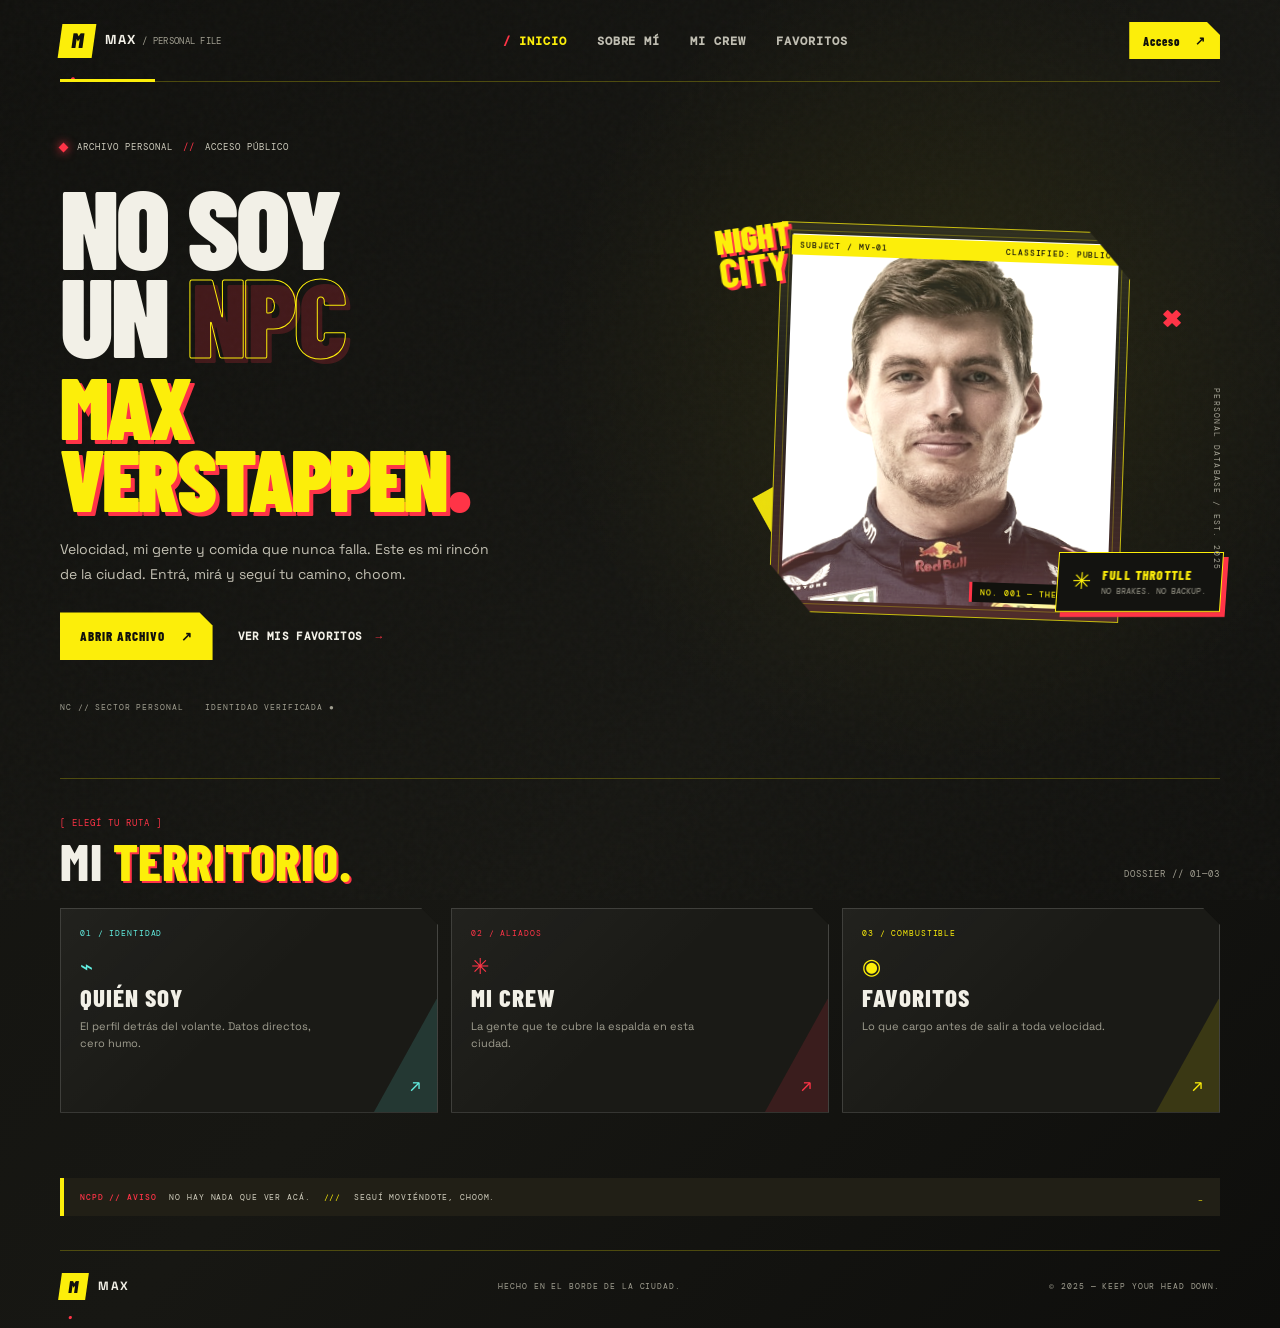
<file: index.html>
<!DOCTYPE html>
<html lang="es">
<head>
  <meta charset="UTF-8">
  <meta name="viewport" content="width=device-width, initial-scale=1">
  <meta name="theme-color" content="#10100d">
  <meta name="description" content="El rincón personal de Max: amigos, gustos y un poco de velocidad.">
  <title>Max — Night City personal file</title>
  <link rel="preconnect" href="https://fonts.googleapis.com">
  <link rel="preconnect" href="https://fonts.gstatic.com" crossorigin>
  <link href="https://fonts.googleapis.com/css2?family=Barlow+Condensed:wght@500;600;700;800;900&family=DM+Mono:wght@400;500&family=Space+Grotesk:wght@400;500;600;700&display=swap" rel="stylesheet">
  <link rel="stylesheet" href="styles.css">
</head>
<body>
  <div class="site-wrap">
    <header class="topbar">
      <a class="brand" href="index.html"><span class="brand-mark">M<span>.</span></span><span>MAX<span class="brand-sub"> / PERSONAL FILE</span></span></a>
      <nav class="nav-links" aria-label="Navegación principal">
        <a class="active" href="index.html">Inicio</a><a href="Presentacion.html">Sobre mí</a><a href="amigos.html">Mi crew</a><a href="comidas.html">Favoritos</a>
      </nav>
      <a class="button button-small" href="login.html">Acceso <span aria-hidden="true">↗</span></a>
    </header>

    <main>
      <section class="hero">
        <div class="hero-copy">
          <p class="eyebrow"><span class="live-dot"></span> ARCHIVO PERSONAL <span class="eyebrow-divider">//</span> ACCESO PÚBLICO</p>
          <h1>NO SOY<br>UN <span class="title-outline">NPC</span><br><span class="hero-name">MAX<br>VERSTAPPEN</span><span class="hero-period">.</span></h1>
          <p class="hero-intro">Velocidad, mi gente y comida que nunca falla. Este es mi rincón de la ciudad. Entrá, mirá y seguí tu camino, choom.</p>
          <div class="hero-actions"><a class="button" href="Presentacion.html">ABRIR ARCHIVO <span aria-hidden="true">↗</span></a><a class="text-link" href="comidas.html">VER MIS FAVORITOS <span aria-hidden="true">→</span></a></div>
          <div class="hero-meta"><span>NC // SECTOR PERSONAL</span><span>IDENTIDAD VERIFICADA ●</span></div>
        </div>
        <div class="hero-art" aria-label="Retrato de Max">
          <div class="art-stamp">NIGHT<br><b>CITY</b></div>
          <div class="art-frame"><div class="art-label"><span>SUBJECT / MV-01</span><span>CLASSIFIED: PUBLIC</span></div><img src="imagen.jpg" alt="Retrato de Max Verstappen"><span class="art-index">NO. 001 — THE DRIVER</span></div>
          <span class="art-stripe"></span><span class="art-cross">×</span>
          <div class="floating-tag"><span class="tag-icon">✳</span><span><strong>FULL THROTTLE</strong><small>NO BRAKES. NO BACKUP.</small></span></div>
          <span class="vertical-code">PERSONAL DATABASE / EST. 2025</span>
        </div>
      </section>

      <section class="section-block" aria-labelledby="explorar-titulo">
        <div class="section-heading"><div><p class="eyebrow">[ ELEGÍ TU RUTA ]</p><h2 id="explorar-titulo">MI <span class="text-glow">TERRITORIO.</span></h2></div><span class="section-number">DOSSIER // 01—03</span></div>
        <div class="card-grid">
          <a class="feature-card card-cyan" href="Presentacion.html"><span class="card-index">01 / IDENTIDAD</span><span class="card-icon">⌁</span><h3>QUIÉN SOY</h3><p>El perfil detrás del volante. Datos directos, cero humo.</p><span class="card-arrow">↗</span></a>
          <a class="feature-card card-pink" href="amigos.html"><span class="card-index">02 / ALIADOS</span><span class="card-icon">✳</span><h3>MI CREW</h3><p>La gente que te cubre la espalda en esta ciudad.</p><span class="card-arrow">↗</span></a>
          <a class="feature-card card-yellow" href="comidas.html"><span class="card-index">03 / COMBUSTIBLE</span><span class="card-icon">◉</span><h3>FAVORITOS</h3><p>Lo que cargo antes de salir a toda velocidad.</p><span class="card-arrow">↗</span></a>
        </div>
      </section>
      <section class="terminal-strip"><span class="terminal-prompt">NCPD // AVISO</span><span>NO HAY NADA QUE VER ACÁ.</span><span class="terminal-separator">///</span><span>SEGUÍ MOVIÉNDOTE, CHOOM.</span><span class="terminal-cursor">_</span></section>
    </main>
    <footer class="site-footer"><a class="brand footer-brand" href="index.html"><span class="brand-mark">M<span>.</span></span><span>MAX</span></a><span>HECHO EN EL BORDE DE LA CIUDAD.</span><span>© 2025 — KEEP YOUR HEAD DOWN.</span></footer>
  </div>
</body>
</html>
</file>
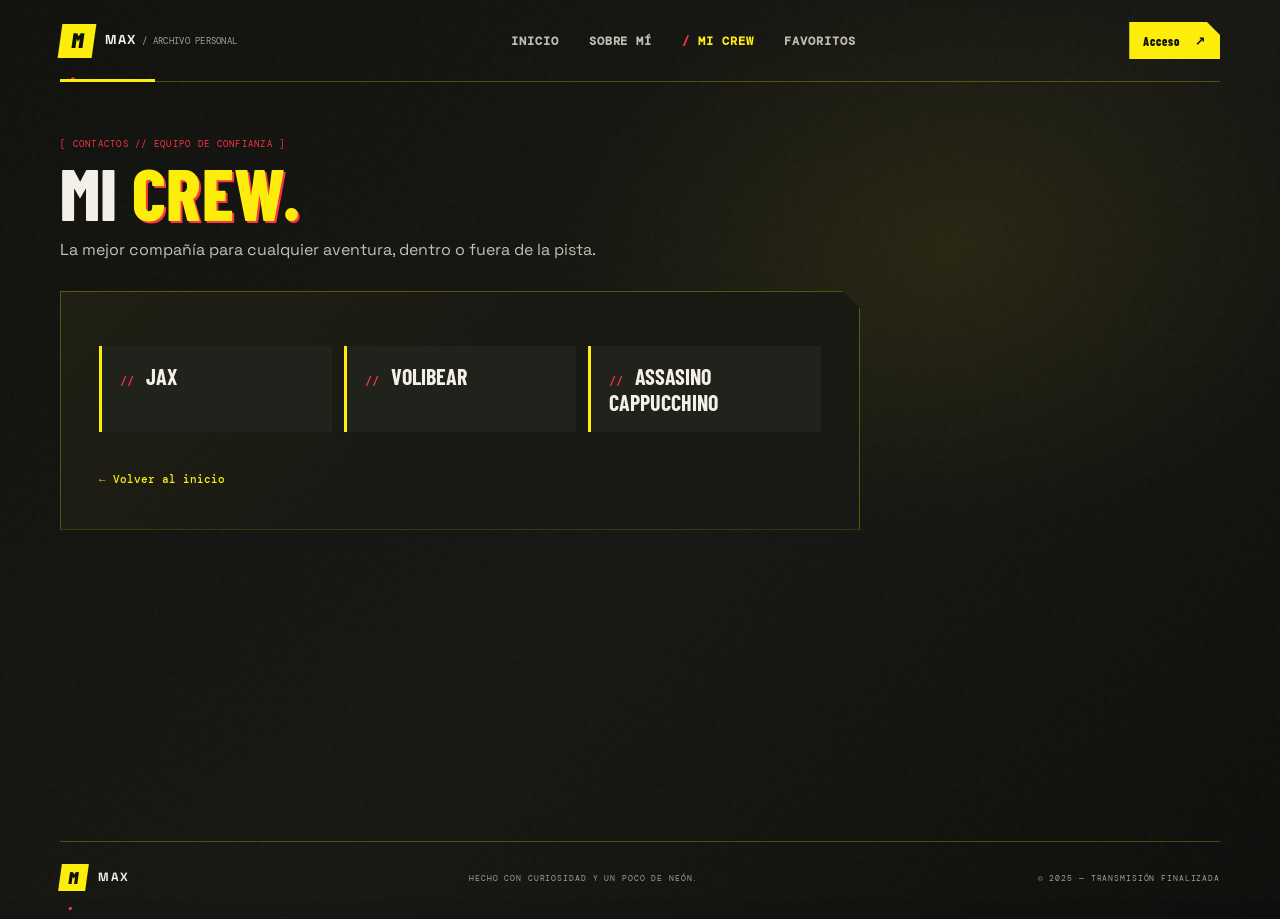
<file: amigos.html>
<!DOCTYPE html>
<html lang="es">
<head><meta charset="UTF-8"><meta name="viewport" content="width=device-width, initial-scale=1"><meta name="theme-color" content="#090914"><title>Mi crew — Max</title><link rel="preconnect" href="https://fonts.googleapis.com"><link rel="preconnect" href="https://fonts.gstatic.com" crossorigin><link href="https://fonts.googleapis.com/css2?family=DM+Mono:wght@400;500&family=Space+Grotesk:wght@400;500;600;700&display=swap" rel="stylesheet"><link rel="stylesheet" href="styles.css"></head>
<body><div class="site-wrap"><header class="topbar"><a class="brand" href="index.html"><span class="brand-mark">M<span>.</span></span><span>MAX<span class="brand-sub"> / ARCHIVO PERSONAL</span></span></a><nav class="nav-links" aria-label="Navegación principal"><a href="index.html">Inicio</a><a href="Presentacion.html">Sobre mí</a><a class="active" href="amigos.html">Mi crew</a><a href="comidas.html">Favoritos</a></nav><a class="button button-small" href="login.html">Acceso <span>↗</span></a></header>
<main class="page-main"><p class="page-kicker">[ CONTACTOS // EQUIPO DE CONFIANZA ]</p><h1 class="page-title">Mi <span class="text-glow">crew.</span></h1><p class="page-lead">La mejor compañía para cualquier aventura, dentro o fuera de la pista.</p><section class="content-panel"><ul class="list-grid"><li>Jax</li><li>Volibear</li><li>Assasino Cappucchino</li></ul><a class="back-link" href="index.html">← Volver al inicio</a></section></main>
<footer class="site-footer"><a class="brand footer-brand" href="index.html"><span class="brand-mark">M<span>.</span></span><span>MAX</span></a><span>HECHO CON CURIOSIDAD Y UN POCO DE NEÓN.</span><span>© 2025 — TRANSMISIÓN FINALIZADA</span></footer></div></body></html>
</file>
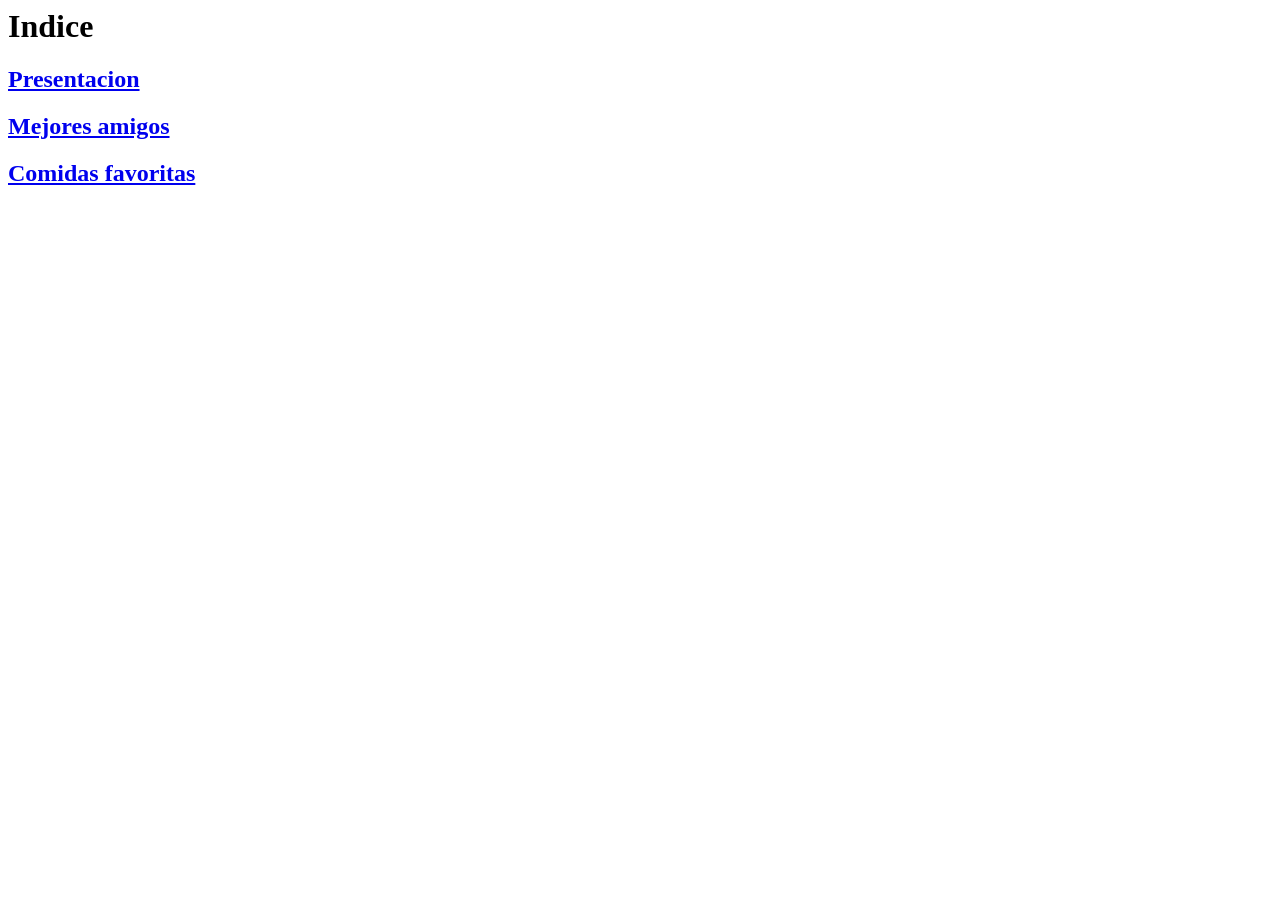
<file: bienvenida.html>
<html>
<head>
<title>Pagina Personal</title></title>
</head>
<body>
<h1>Indice</h1>
<h2><a href="Presentacion.html">Presentacion</a></h2>
<h2><a href="amigos.html">Mejores amigos</a></h2>
<h2><a href="comidas.html">Comidas favoritas</a></h2>
</body>
</html>
</file>
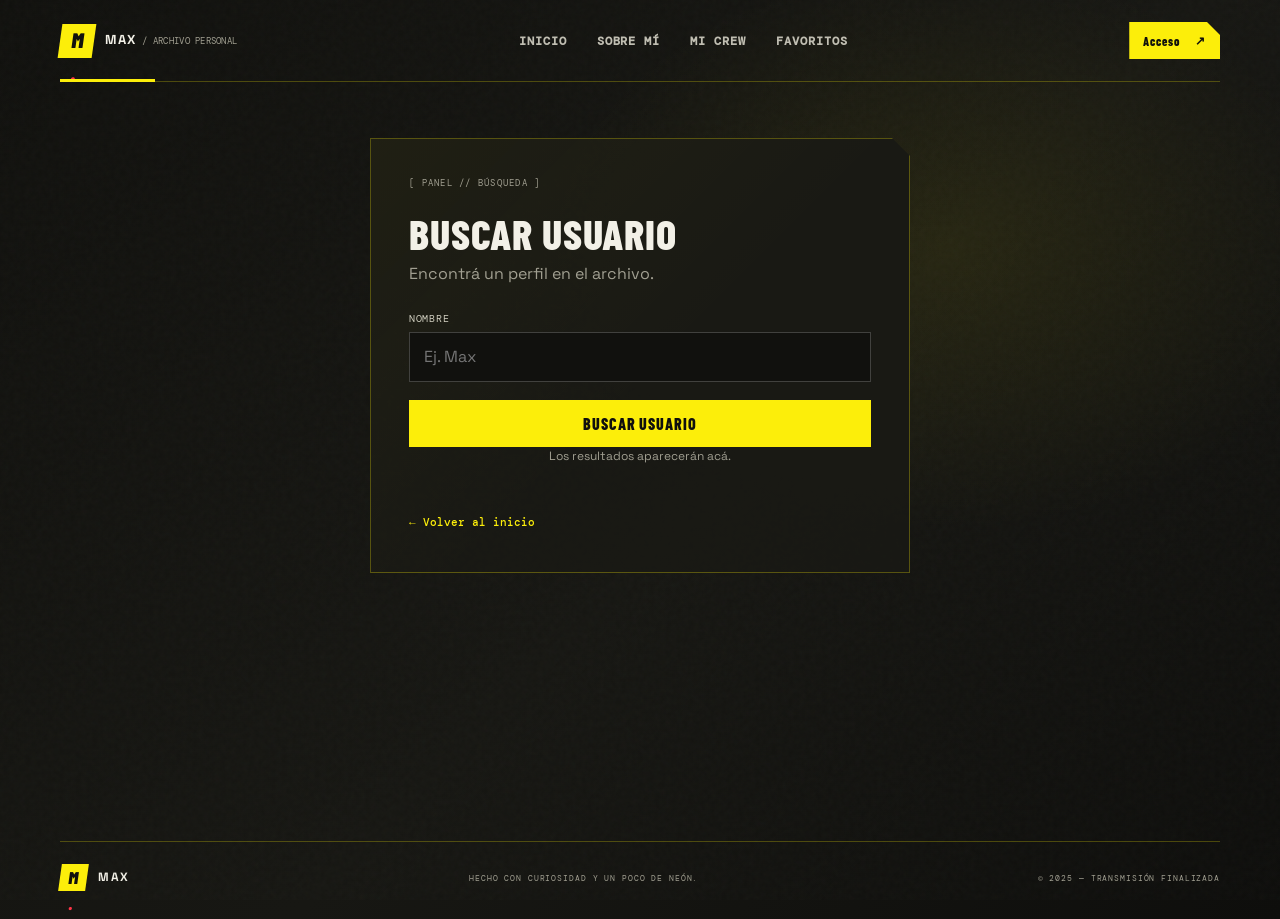
<file: buscarusuario.html>
<!DOCTYPE html>
<html lang="es"><head><meta charset="UTF-8"><meta name="viewport" content="width=device-width, initial-scale=1"><meta name="theme-color" content="#090914"><title>Buscar usuario — Max</title><link rel="preconnect" href="https://fonts.googleapis.com"><link rel="preconnect" href="https://fonts.gstatic.com" crossorigin><link href="https://fonts.googleapis.com/css2?family=DM+Mono:wght@400;500&family=Space+Grotesk:wght@400;500;600;700&display=swap" rel="stylesheet"><link rel="stylesheet" href="styles.css"></head>
<body><div class="site-wrap"><header class="topbar"><a class="brand" href="index.html"><span class="brand-mark">M<span>.</span></span><span>MAX<span class="brand-sub"> / ARCHIVO PERSONAL</span></span></a><nav class="nav-links" aria-label="Navegación principal"><a href="index.html">Inicio</a><a href="Presentacion.html">Sobre mí</a><a href="amigos.html">Mi crew</a><a href="comidas.html">Favoritos</a></nav><a class="button button-small" href="login.html">Acceso <span>↗</span></a></header><main class="page-main"><section class="form-panel utility-form"><p class="page-kicker">[ PANEL // BÚSQUEDA ]</p><h1>Buscar usuario</h1><p>Encontrá un perfil en el archivo.</p><form><label for="nombre">Nombre</label><input type="text" id="nombre" name="nombre" placeholder="Ej. Max"><button type="submit">Buscar usuario</button></form><p class="form-note">Los resultados aparecerán acá.</p><a class="back-link" href="index.html">← Volver al inicio</a></section></main><footer class="site-footer"><a class="brand footer-brand" href="index.html"><span class="brand-mark">M<span>.</span></span><span>MAX</span></a><span>HECHO CON CURIOSIDAD Y UN POCO DE NEÓN.</span><span>© 2025 — TRANSMISIÓN FINALIZADA</span></footer></div></body></html>
</file>
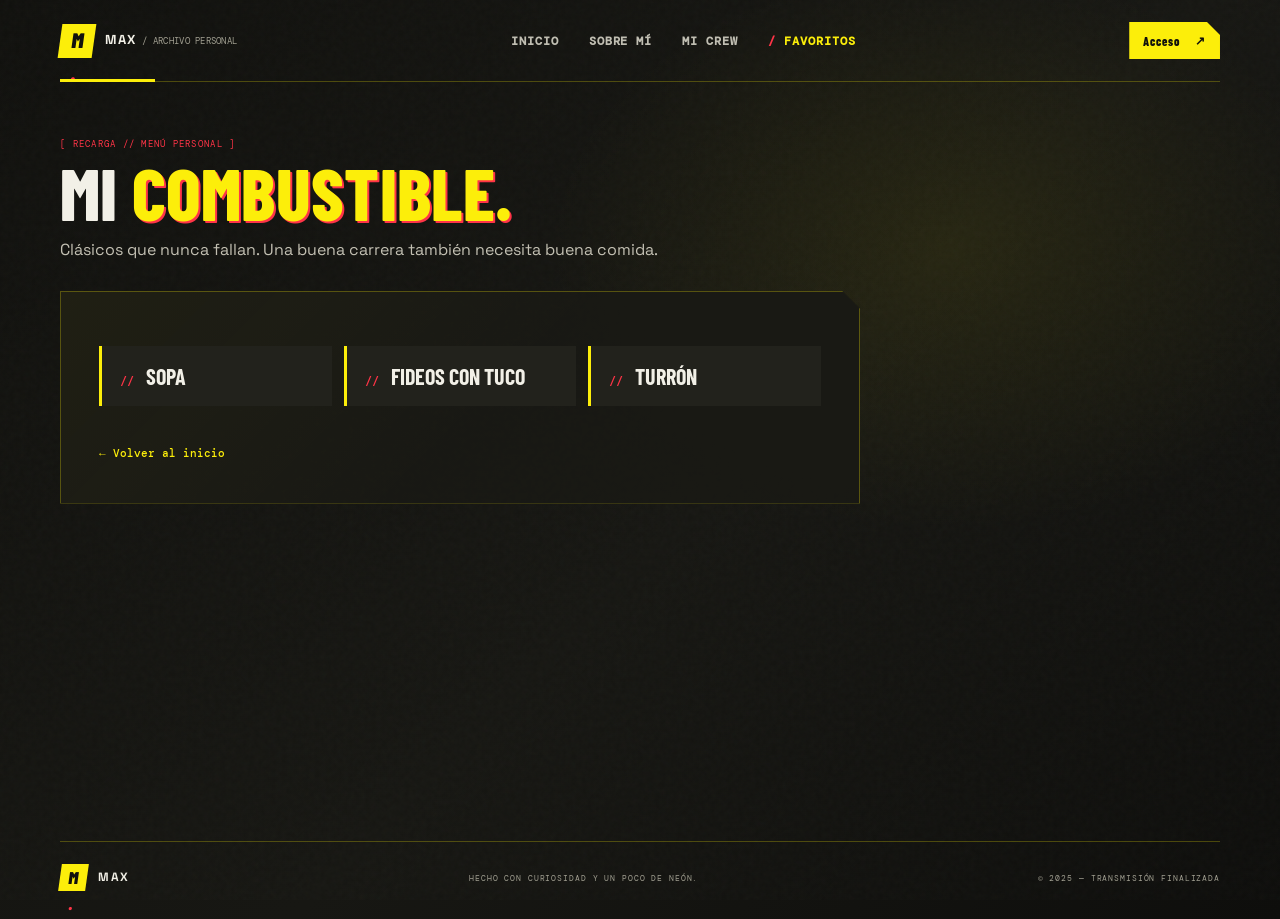
<file: comidas.html>
<!DOCTYPE html>
<html lang="es">
<head><meta charset="UTF-8"><meta name="viewport" content="width=device-width, initial-scale=1"><meta name="theme-color" content="#090914"><title>Favoritos — Max</title><link rel="preconnect" href="https://fonts.googleapis.com"><link rel="preconnect" href="https://fonts.gstatic.com" crossorigin><link href="https://fonts.googleapis.com/css2?family=DM+Mono:wght@400;500&family=Space+Grotesk:wght@400;500;600;700&display=swap" rel="stylesheet"><link rel="stylesheet" href="styles.css"></head>
<body><div class="site-wrap"><header class="topbar"><a class="brand" href="index.html"><span class="brand-mark">M<span>.</span></span><span>MAX<span class="brand-sub"> / ARCHIVO PERSONAL</span></span></a><nav class="nav-links" aria-label="Navegación principal"><a href="index.html">Inicio</a><a href="Presentacion.html">Sobre mí</a><a href="amigos.html">Mi crew</a><a class="active" href="comidas.html">Favoritos</a></nav><a class="button button-small" href="login.html">Acceso <span>↗</span></a></header>
<main class="page-main"><p class="page-kicker">[ RECARGA // MENÚ PERSONAL ]</p><h1 class="page-title">Mi <span class="text-glow">combustible.</span></h1><p class="page-lead">Clásicos que nunca fallan. Una buena carrera también necesita buena comida.</p><section class="content-panel"><ul class="list-grid"><li>Sopa</li><li>Fideos con tuco</li><li>Turrón</li></ul><a class="back-link" href="index.html">← Volver al inicio</a></section></main>
<footer class="site-footer"><a class="brand footer-brand" href="index.html"><span class="brand-mark">M<span>.</span></span><span>MAX</span></a><span>HECHO CON CURIOSIDAD Y UN POCO DE NEÓN.</span><span>© 2025 — TRANSMISIÓN FINALIZADA</span></footer></div></body></html>
</file>
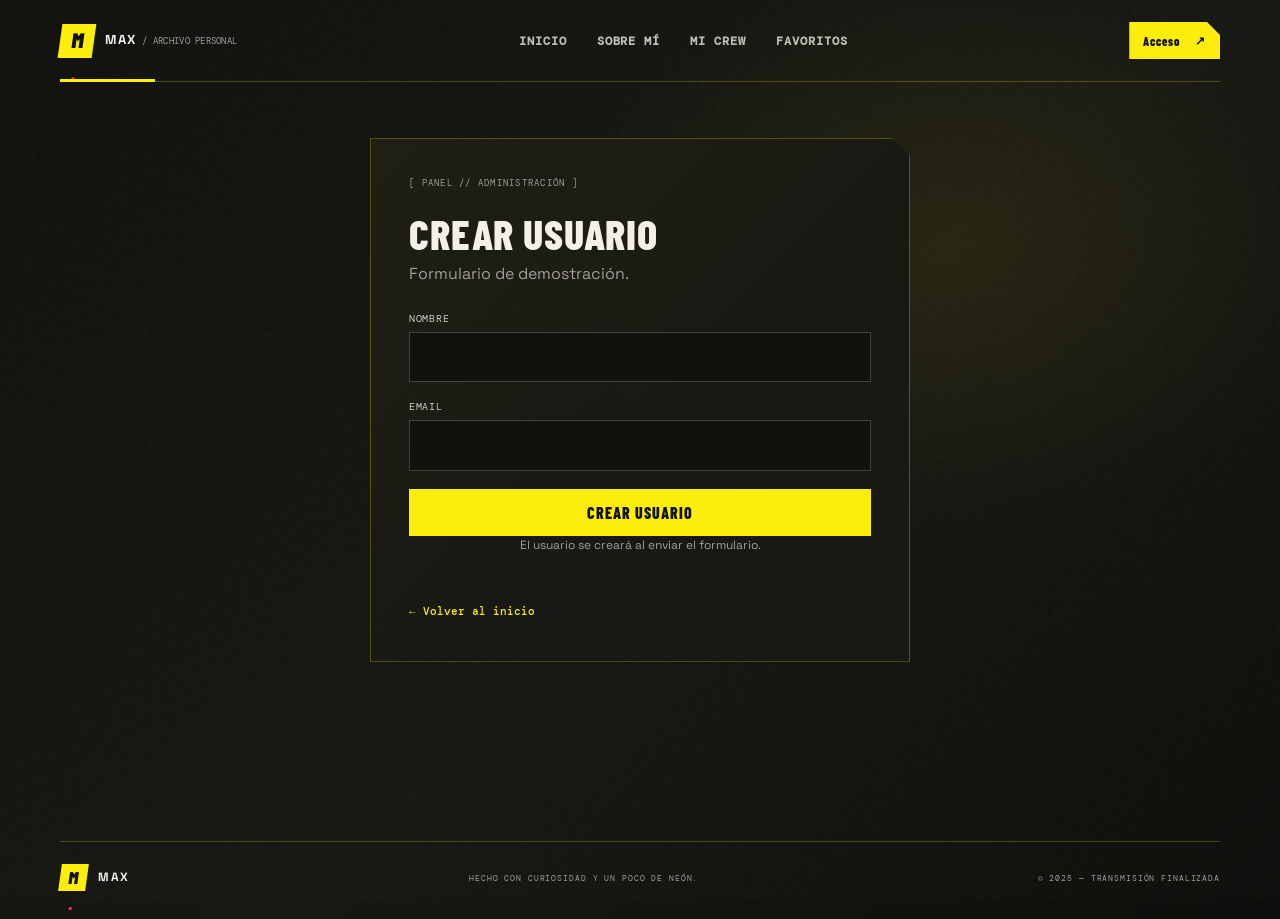
<file: crearusuario.html>
<!DOCTYPE html>
<html lang="es"><head><meta charset="UTF-8"><meta name="viewport" content="width=device-width, initial-scale=1"><meta name="theme-color" content="#090914"><title>Crear usuario — Max</title><link rel="preconnect" href="https://fonts.googleapis.com"><link rel="preconnect" href="https://fonts.gstatic.com" crossorigin><link href="https://fonts.googleapis.com/css2?family=DM+Mono:wght@400;500&family=Space+Grotesk:wght@400;500;600;700&display=swap" rel="stylesheet"><link rel="stylesheet" href="styles.css"></head>
<body><div class="site-wrap"><header class="topbar"><a class="brand" href="index.html"><span class="brand-mark">M<span>.</span></span><span>MAX<span class="brand-sub"> / ARCHIVO PERSONAL</span></span></a><nav class="nav-links" aria-label="Navegación principal"><a href="index.html">Inicio</a><a href="Presentacion.html">Sobre mí</a><a href="amigos.html">Mi crew</a><a href="comidas.html">Favoritos</a></nav><a class="button button-small" href="login.html">Acceso <span>↗</span></a></header><main class="page-main"><section class="form-panel utility-form"><p class="page-kicker">[ PANEL // ADMINISTRACIÓN ]</p><h1>Crear usuario</h1><p>Formulario de demostración.</p><form><label for="nombre">Nombre</label><input type="text" id="nombre" name="nombre"><label for="email">Email</label><input type="email" id="email" name="email"><button type="submit">Crear usuario</button></form><p class="form-note">El usuario se creará al enviar el formulario.</p><a class="back-link" href="index.html">← Volver al inicio</a></section></main><footer class="site-footer"><a class="brand footer-brand" href="index.html"><span class="brand-mark">M<span>.</span></span><span>MAX</span></a><span>HECHO CON CURIOSIDAD Y UN POCO DE NEÓN.</span><span>© 2025 — TRANSMISIÓN FINALIZADA</span></footer></div></body></html>
</file>
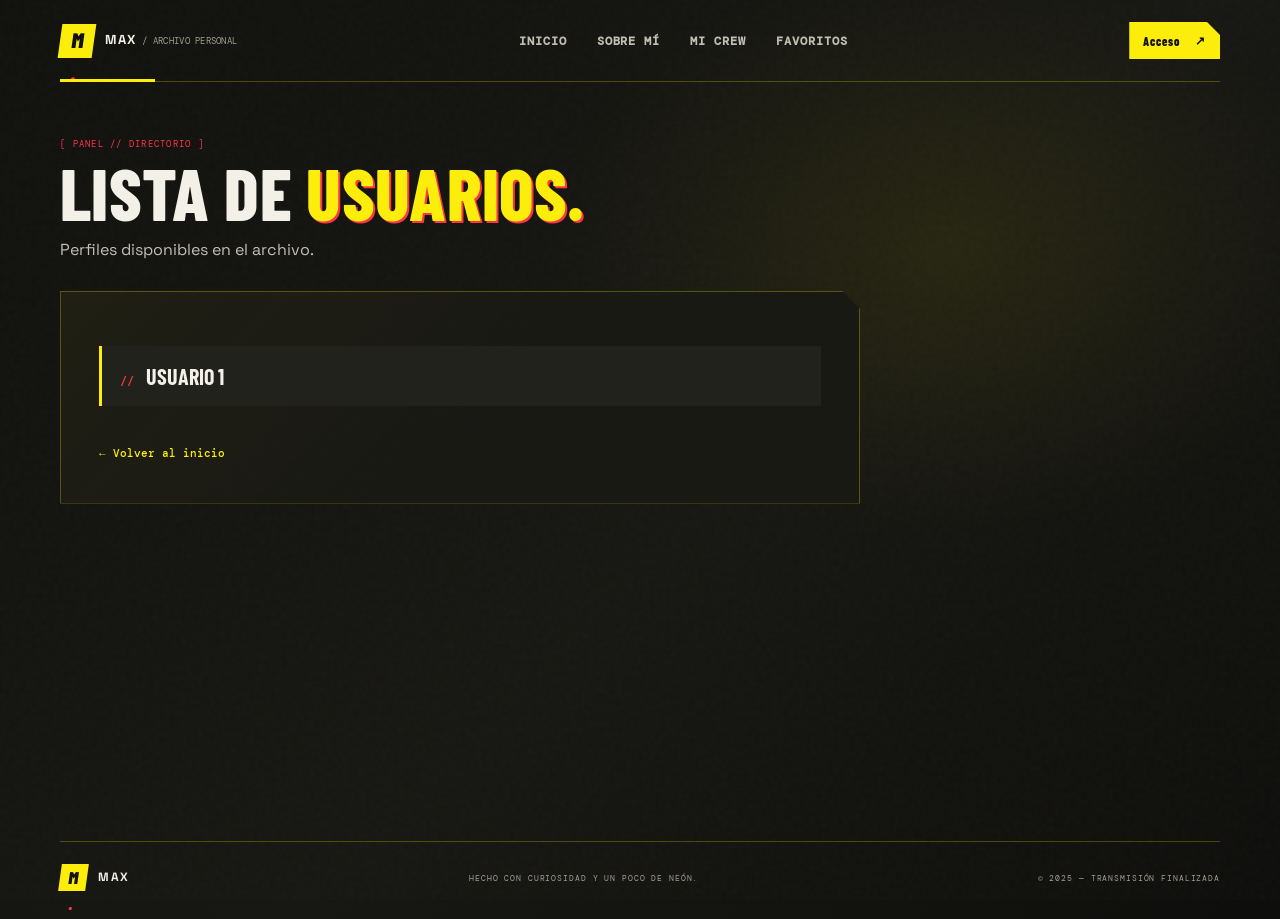
<file: listarusuario.html>
<!DOCTYPE html>
<html lang="es"><head><meta charset="UTF-8"><meta name="viewport" content="width=device-width, initial-scale=1"><meta name="theme-color" content="#090914"><title>Usuarios — Max</title><link rel="preconnect" href="https://fonts.googleapis.com"><link rel="preconnect" href="https://fonts.gstatic.com" crossorigin><link href="https://fonts.googleapis.com/css2?family=DM+Mono:wght@400;500&family=Space+Grotesk:wght@400;500;600;700&display=swap" rel="stylesheet"><link rel="stylesheet" href="styles.css"></head>
<body><div class="site-wrap"><header class="topbar"><a class="brand" href="index.html"><span class="brand-mark">M<span>.</span></span><span>MAX<span class="brand-sub"> / ARCHIVO PERSONAL</span></span></a><nav class="nav-links" aria-label="Navegación principal"><a href="index.html">Inicio</a><a href="Presentacion.html">Sobre mí</a><a href="amigos.html">Mi crew</a><a href="comidas.html">Favoritos</a></nav><a class="button button-small" href="login.html">Acceso <span>↗</span></a></header><main class="page-main"><p class="page-kicker">[ PANEL // DIRECTORIO ]</p><h1 class="page-title">Lista de <span class="text-glow">usuarios.</span></h1><p class="page-lead">Perfiles disponibles en el archivo.</p><section class="content-panel"><ul class="list-grid"><li>Usuario 1</li></ul><a class="back-link" href="index.html">← Volver al inicio</a></section></main><footer class="site-footer"><a class="brand footer-brand" href="index.html"><span class="brand-mark">M<span>.</span></span><span>MAX</span></a><span>HECHO CON CURIOSIDAD Y UN POCO DE NEÓN.</span><span>© 2025 — TRANSMISIÓN FINALIZADA</span></footer></div></body></html>
</file>
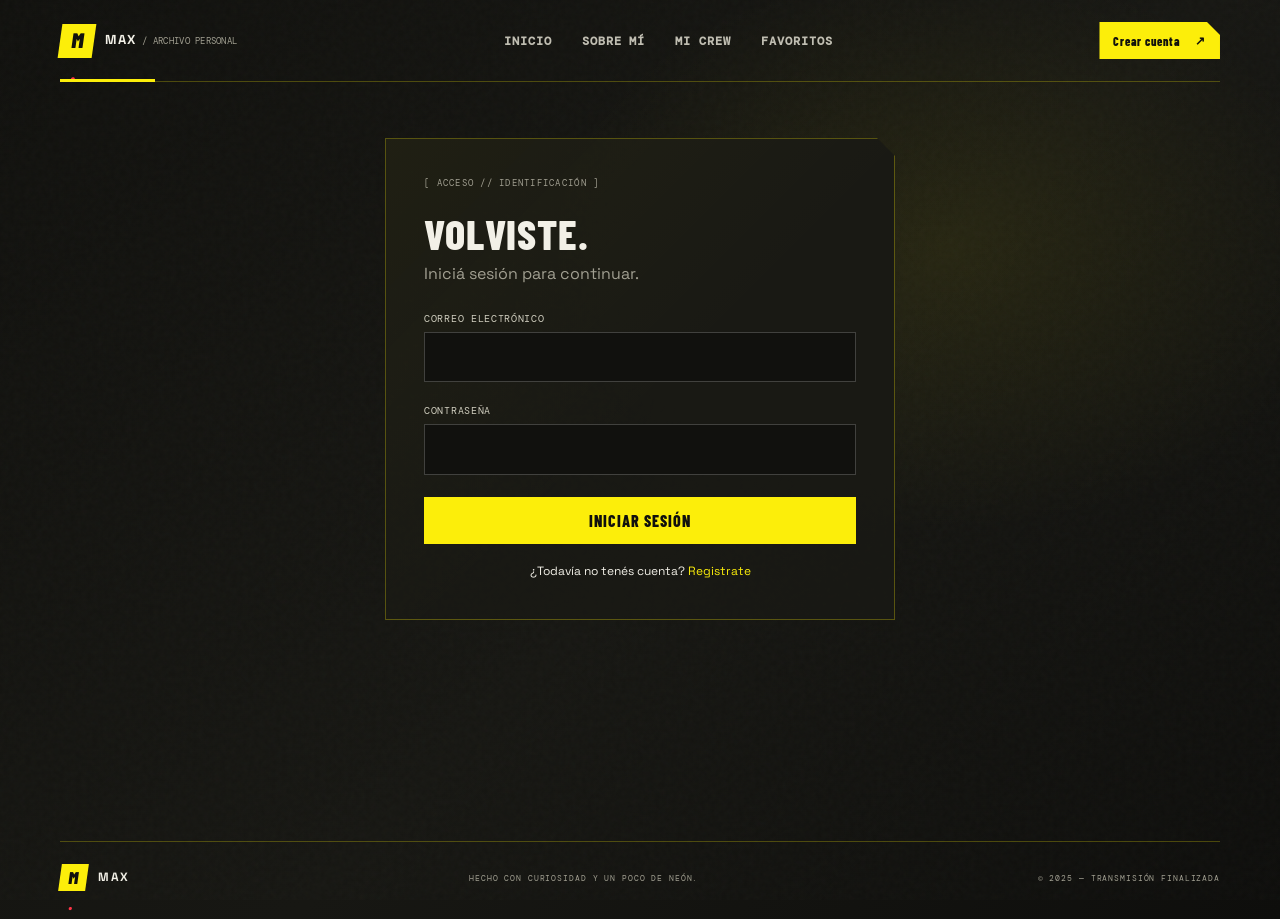
<file: login.html>
<!DOCTYPE html>
<html lang="es">
<head><meta charset="UTF-8"><meta name="viewport" content="width=device-width, initial-scale=1"><meta name="theme-color" content="#090914"><title>Iniciar sesión — Max</title><link rel="preconnect" href="https://fonts.googleapis.com"><link rel="preconnect" href="https://fonts.gstatic.com" crossorigin><link href="https://fonts.googleapis.com/css2?family=DM+Mono:wght@400;500&family=Space+Grotesk:wght@400;500;600;700&display=swap" rel="stylesheet"><link rel="stylesheet" href="styles.css"></head>
<body><div class="site-wrap"><header class="topbar"><a class="brand" href="index.html"><span class="brand-mark">M<span>.</span></span><span>MAX<span class="brand-sub"> / ARCHIVO PERSONAL</span></span></a><nav class="nav-links" aria-label="Navegación principal"><a href="index.html">Inicio</a><a href="Presentacion.html">Sobre mí</a><a href="amigos.html">Mi crew</a><a href="comidas.html">Favoritos</a></nav><a class="button button-small" href="registro.html">Crear cuenta <span>↗</span></a></header>
<main class="page-main"><section class="form-panel"><p class="page-kicker">[ ACCESO // IDENTIFICACIÓN ]</p><h1>Volviste.</h1><p>Iniciá sesión para continuar.</p><form id="formLogin"><div class="form-group"><label for="usuario">Correo electrónico</label><input type="email" id="usuario" name="usuario" autocomplete="email" required></div><div class="form-group"><label for="password">Contraseña</label><input type="password" id="password" name="password" autocomplete="current-password" required></div><input type="submit" value="Iniciar sesión"><div class="registrarse">¿Todavía no tenés cuenta? <a href="registro.html">Registrate</a></div></form></section></main>
<footer class="site-footer"><a class="brand footer-brand" href="index.html"><span class="brand-mark">M<span>.</span></span><span>MAX</span></a><span>HECHO CON CURIOSIDAD Y UN POCO DE NEÓN.</span><span>© 2025 — TRANSMISIÓN FINALIZADA</span></footer></div>
<script>const formLogin=document.getElementById('formLogin');formLogin.addEventListener('submit',(e)=>{e.preventDefault();const emailIngresado=document.getElementById('usuario').value.trim();const passwordIngresado=document.getElementById('password').value;const usuarioGuardado=JSON.parse(localStorage.getItem('usuarioRegistrado'));if(usuarioGuardado&&emailIngresado===usuarioGuardado.email&&passwordIngresado===usuarioGuardado.password){alert('Inicio de sesión exitoso');window.location.href='index.html';}else{alert('Correo o contraseña incorrectos');}});</script></body></html>
</file>
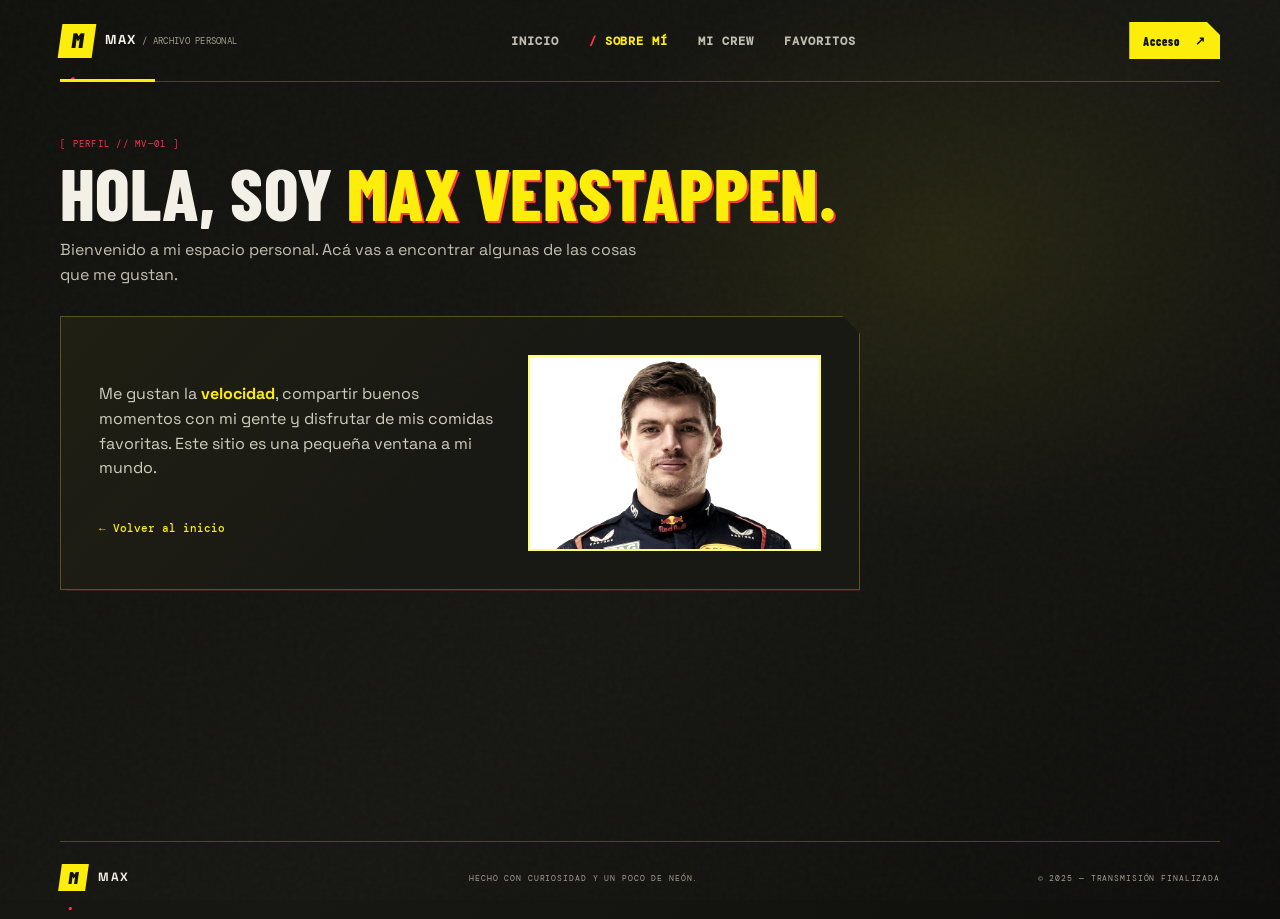
<file: Presentacion.html>
<!DOCTYPE html>
<html lang="es">
<head>
  <meta charset="UTF-8"><meta name="viewport" content="width=device-width, initial-scale=1"><meta name="theme-color" content="#090914">
  <title>Sobre mí — Max</title><link rel="preconnect" href="https://fonts.googleapis.com"><link rel="preconnect" href="https://fonts.gstatic.com" crossorigin><link href="https://fonts.googleapis.com/css2?family=DM+Mono:wght@400;500&family=Space+Grotesk:wght@400;500;600;700&display=swap" rel="stylesheet"><link rel="stylesheet" href="styles.css">
</head>
<body><div class="site-wrap">
  <header class="topbar"><a class="brand" href="index.html"><span class="brand-mark">M<span>.</span></span><span>MAX<span class="brand-sub"> / ARCHIVO PERSONAL</span></span></a><nav class="nav-links" aria-label="Navegación principal"><a href="index.html">Inicio</a><a class="active" href="Presentacion.html">Sobre mí</a><a href="amigos.html">Mi crew</a><a href="comidas.html">Favoritos</a></nav><a class="button button-small" href="login.html">Acceso <span>↗</span></a></header>
  <main class="page-main"><p class="page-kicker">[ PERFIL // MV—01 ]</p><h1 class="page-title">Hola, soy <span class="text-glow">Max Verstappen.</span></h1><p class="page-lead">Bienvenido a mi espacio personal. Acá vas a encontrar algunas de las cosas que me gustan.</p><section class="content-panel profile-layout"><div class="profile-copy"><p>Me gustan la <strong>velocidad</strong>, compartir buenos momentos con mi gente y disfrutar de mis comidas favoritas. Este sitio es una pequeña ventana a mi mundo.</p><a class="back-link" href="index.html">← Volver al inicio</a></div><img class="profile-image" src="imagen.jpg" alt="Retrato de Max Verstappen"></section></main>
  <footer class="site-footer"><a class="brand footer-brand" href="index.html"><span class="brand-mark">M<span>.</span></span><span>MAX</span></a><span>HECHO CON CURIOSIDAD Y UN POCO DE NEÓN.</span><span>© 2025 — TRANSMISIÓN FINALIZADA</span></footer>
</div></body></html>
</file>
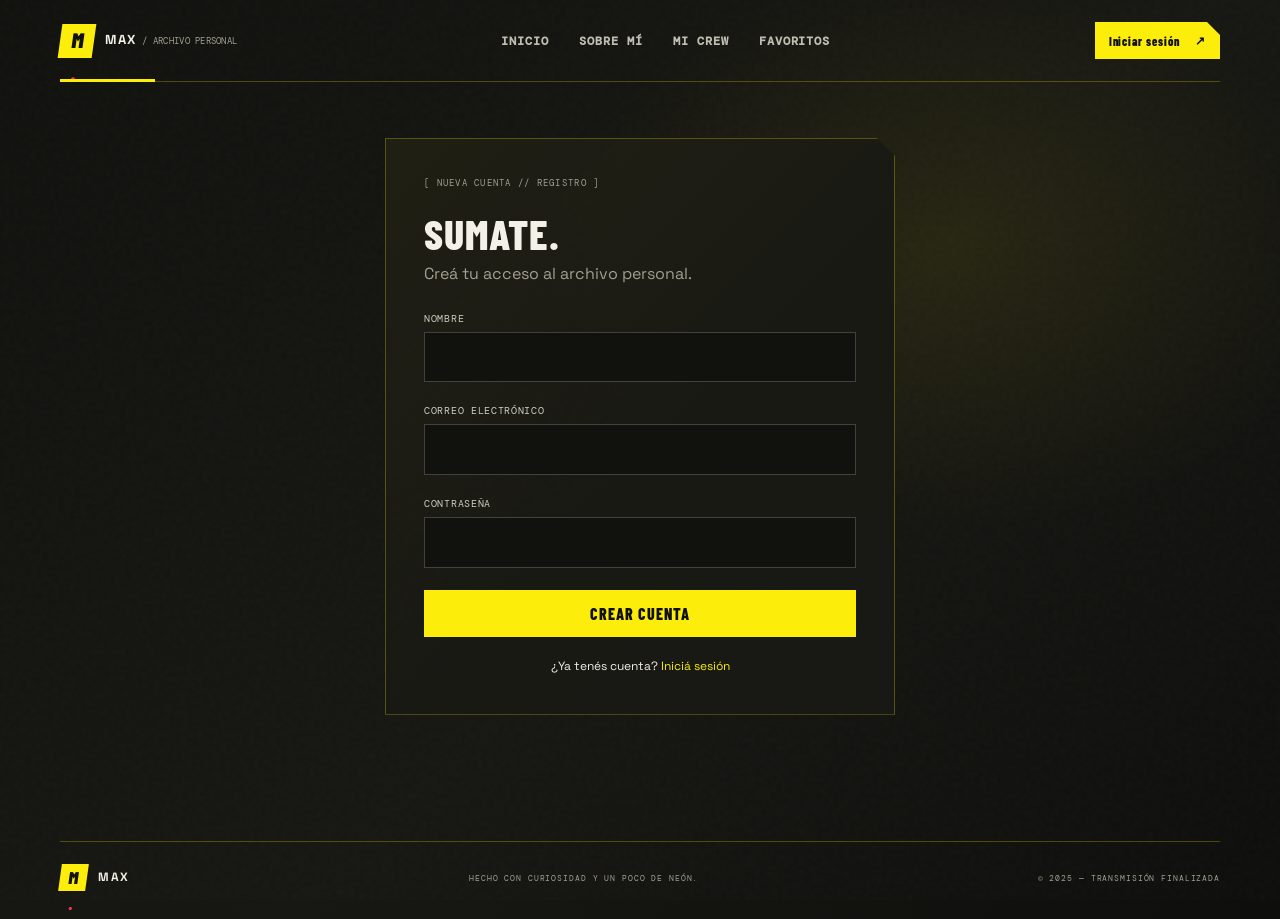
<file: registro.html>
<!DOCTYPE html>
<html lang="es">
<head><meta charset="UTF-8"><meta name="viewport" content="width=device-width, initial-scale=1"><meta name="theme-color" content="#090914"><title>Crear cuenta — Max</title><link rel="preconnect" href="https://fonts.googleapis.com"><link rel="preconnect" href="https://fonts.gstatic.com" crossorigin><link href="https://fonts.googleapis.com/css2?family=DM+Mono:wght@400;500&family=Space+Grotesk:wght@400;500;600;700&display=swap" rel="stylesheet"><link rel="stylesheet" href="styles.css"></head>
<body><div class="site-wrap"><header class="topbar"><a class="brand" href="index.html"><span class="brand-mark">M<span>.</span></span><span>MAX<span class="brand-sub"> / ARCHIVO PERSONAL</span></span></a><nav class="nav-links" aria-label="Navegación principal"><a href="index.html">Inicio</a><a href="Presentacion.html">Sobre mí</a><a href="amigos.html">Mi crew</a><a href="comidas.html">Favoritos</a></nav><a class="button button-small" href="login.html">Iniciar sesión <span>↗</span></a></header>
<main class="page-main"><section class="form-panel"><p class="page-kicker">[ NUEVA CUENTA // REGISTRO ]</p><h1>Sumate.</h1><p>Creá tu acceso al archivo personal.</p><form id="formRegistro"><div class="form-group"><label for="nombre">Nombre</label><input type="text" id="nombre" name="nombre" autocomplete="name" required></div><div class="form-group"><label for="email">Correo electrónico</label><input type="email" id="email" name="email" autocomplete="email" required></div><div class="form-group"><label for="password">Contraseña</label><input type="password" id="password" name="password" autocomplete="new-password" required></div><input type="submit" value="Crear cuenta"></form><div class="volver-login">¿Ya tenés cuenta? <a href="login.html">Iniciá sesión</a></div></section></main>
<footer class="site-footer"><a class="brand footer-brand" href="index.html"><span class="brand-mark">M<span>.</span></span><span>MAX</span></a><span>HECHO CON CURIOSIDAD Y UN POCO DE NEÓN.</span><span>© 2025 — TRANSMISIÓN FINALIZADA</span></footer></div>
<script>const form=document.getElementById('formRegistro');form.addEventListener('submit',(e)=>{e.preventDefault();const nombre=document.getElementById('nombre').value.trim();const email=document.getElementById('email').value.trim();const password=document.getElementById('password').value;if(!nombre||!email||!password){alert('Por favor completa todos los campos.');return;}const usuario={nombre,email,password};localStorage.setItem('usuarioRegistrado',JSON.stringify(usuario));alert('¡Registro exitoso!');window.location.href='login.html';});</script></body></html>
</file>
<file: styles.css>
@import url('https://fonts.googleapis.com/css2?family=Barlow+Condensed:wght@500;600;700;800;900&family=DM+Mono:wght@400;500&family=Space+Grotesk:wght@400;500;600;700&display=swap');
:root{color-scheme:dark;--bg:#10100d;--panel:#1a1a16;--panel-2:#22221c;--text:#f2f0e7;--muted:#a19f91;--yellow:#fcee0a;--red:#ff3447;--cyan:#62eee1;--line:rgba(252,238,10,.25);--mono:'DM Mono',monospace;--sans:'Space Grotesk',sans-serif;--display:'Barlow Condensed',Impact,sans-serif}
*{box-sizing:border-box}html{scroll-behavior:smooth}body{margin:0;min-height:100vh;background:radial-gradient(ellipse at 74% 27%,rgba(252,238,10,.07),transparent 30%),linear-gradient(135deg,#11110e,#171713 55%,#0e0e0c);color:var(--text);font-family:var(--sans);line-height:1.55;overflow-x:hidden}body:before{content:"";position:fixed;inset:0;z-index:-1;pointer-events:none;opacity:.22;background:repeating-linear-gradient(117deg,transparent 0 52px,rgba(255,255,255,.025) 53px,transparent 54px 106px),repeating-linear-gradient(0deg,rgba(255,255,255,.025) 0 1px,transparent 1px 3px);mask-image:linear-gradient(to bottom,#000,transparent 90%)}body:after{position:fixed;content:"";z-index:-1;inset:0;pointer-events:none;opacity:.12;background-image:url("data:image/svg+xml,%3Csvg viewBox='0 0 180 180' xmlns='http://www.w3.org/2000/svg'%3E%3Cfilter id='n'%3E%3CfeTurbulence type='fractalNoise' baseFrequency='.9' numOctaves='3' stitchTiles='stitch'/%3E%3C/filter%3E%3Crect width='100%25' height='100%25' filter='url(%23n)' opacity='.22'/%3E%3C/svg%3E")}
a{color:inherit;text-decoration:none}button,input{font:inherit}.site-wrap{width:min(1160px,calc(100% - 52px));margin:auto}.topbar{height:82px;display:flex;align-items:center;justify-content:space-between;border-bottom:1px solid var(--line);gap:24px;position:relative}.topbar:after{position:absolute;content:"";bottom:-1px;left:0;width:95px;height:3px;background:var(--yellow)}.brand{display:inline-flex;align-items:center;gap:11px;font-size:13px;font-weight:700;letter-spacing:.13em;white-space:nowrap}.brand-mark{display:grid;place-items:center;width:34px;height:34px;background:var(--yellow);color:#11110d;font-family:var(--display);font-size:21px;font-weight:900;letter-spacing:-.08em;transform:skew(-8deg)}.brand-mark span{color:var(--red)}.brand-sub{font:9px var(--mono);letter-spacing:.03em;color:var(--muted)}.nav-links{display:flex;align-items:center;gap:30px}.nav-links a{font:600 12px var(--mono);text-transform:uppercase;letter-spacing:.08em;color:#c0beb2;transition:color .2s}.nav-links a:hover,.nav-links a.active{color:var(--yellow)}.nav-links a.active:before{content:"/ ";color:var(--red)}.button{display:inline-flex;align-items:center;justify-content:center;gap:15px;min-height:48px;padding:0 20px;background:var(--yellow);color:#11110d;font:800 13px var(--display);letter-spacing:.08em;clip-path:polygon(0 0,calc(100% - 13px) 0,100% 13px,100% 100%,0 100%);transition:transform .18s,filter .18s}.button:hover{transform:translateY(-2px);filter:drop-shadow(0 0 12px rgba(252,238,10,.36))}.button-small{min-height:37px;padding:0 14px;font-size:12px}.text-link{font:600 11px var(--mono);color:var(--text);letter-spacing:.03em}.text-link span{color:var(--red);padding-left:6px}
.hero{min-height:545px;display:grid;grid-template-columns:1.04fr .96fr;align-items:center;gap:34px;padding:50px 0 66px}.eyebrow,.section-number,.hero-meta,.art-label,.art-index,.card-index,.terminal-strip,.site-footer>span{font:9px var(--mono);letter-spacing:.11em;color:var(--muted)}.eyebrow{display:flex;align-items:center;gap:10px;color:#d0cebf}.live-dot{width:7px;height:7px;background:var(--red);box-shadow:0 0 10px var(--red);transform:rotate(45deg)}.eyebrow-divider{color:var(--red)}h1{font:900 clamp(63px,9vw,112px)/.79 var(--display);letter-spacing:-.025em;margin:28px 0 24px;text-transform:uppercase}.title-outline{color:transparent;-webkit-text-stroke:1px var(--yellow);text-shadow:5px 5px 0 rgba(255,52,71,.2)}.hero-name{display:inline-block;margin-top:12px;color:var(--yellow);font-size:.77em;line-height:.83;text-shadow:4px 4px 0 var(--red)}.hero-period{color:var(--red)}.hero-intro{max-width:430px;color:#c3c0b3;font-size:14px;line-height:1.8}.hero-actions{display:flex;align-items:center;gap:25px;margin-top:25px}.hero-meta{display:flex;gap:22px;margin-top:42px;font-size:8px}.hero-art{position:relative;min-height:430px;display:grid;place-items:center}.art-frame{position:relative;width:min(350px,76%);height:390px;padding:11px;background:#23231e;border:1px solid rgba(252,238,10,.75);clip-path:polygon(0 0,88% 0,100% 12%,100% 100%,12% 100%,0 88%);transform:rotate(2deg);box-shadow:14px 14px 0 var(--red)}.art-frame:before{position:absolute;z-index:2;inset:7px;content:"";border:1px solid rgba(252,238,10,.28);pointer-events:none}.art-frame img{width:100%;height:100%;object-fit:cover;filter:grayscale(.45) sepia(.25) contrast(1.17);mix-blend-mode:screen;background:#37372c}.art-frame:after{position:absolute;inset:0;content:"";pointer-events:none;background:linear-gradient(180deg,rgba(252,238,10,.06),transparent 40%,rgba(255,52,71,.2)),repeating-linear-gradient(0deg,transparent 0 3px,rgba(10,10,8,.28) 4px 5px);mix-blend-mode:screen}.art-label,.art-index{position:absolute;z-index:3;display:flex;justify-content:space-between;gap:12px;background:var(--yellow);color:#10100d;padding:5px 8px;font-size:8px;font-weight:500}.art-label{top:12px;left:10px;right:10px}.art-index{right:12px;bottom:15px;background:#11110d;color:var(--yellow);border-left:3px solid var(--red)}.art-stamp{position:absolute;z-index:2;top:17px;left:7%;font:900 34px/.78 var(--display);color:var(--yellow);transform:rotate(-8deg);text-shadow:3px 3px 0 var(--red)}.art-stamp b{font-size:42px}.art-stripe{position:absolute;width:420px;height:58px;background:var(--yellow);opacity:.92;transform:rotate(-29deg);z-index:-1;clip-path:polygon(0 0,100% 0,94% 100%,0 100%)}.art-cross{position:absolute;top:18%;right:7%;color:var(--red);font:48px var(--display);font-weight:900}.floating-tag{position:absolute;right:-2px;bottom:26px;display:flex;align-items:center;gap:11px;padding:11px 14px;background:#131310;border:1px solid var(--yellow);box-shadow:5px 5px 0 var(--red);transform:skew(-4deg)}.tag-icon{font-size:23px;color:var(--yellow)}.floating-tag strong,.floating-tag small{display:block}.floating-tag strong{font:800 13px var(--display);color:var(--yellow);letter-spacing:.09em}.floating-tag small{font:8px var(--mono);color:var(--muted);margin-top:3px}.vertical-code{position:absolute;right:-2px;top:42%;writing-mode:vertical-rl;font:8px var(--mono);letter-spacing:.16em;color:var(--muted)}
.section-block{padding:38px 0 65px;border-top:1px solid var(--line)}.section-heading{display:flex;align-items:end;justify-content:space-between;margin-bottom:22px}.section-heading .eyebrow{color:var(--red);margin:0 0 7px}.section-heading h2{font:800 clamp(34px,5vw,52px)/.95 var(--display);letter-spacing:.01em;margin:0}.text-glow{color:var(--yellow);text-shadow:2px 2px 0 var(--red)}.section-number{padding-bottom:6px}.card-grid{display:grid;grid-template-columns:repeat(3,1fr);gap:13px}.feature-card{position:relative;display:flex;flex-direction:column;min-height:205px;padding:19px;background:linear-gradient(135deg,rgba(255,255,255,.035),transparent 50%),var(--panel);border:1px solid rgba(255,255,255,.16);overflow:hidden;transition:transform .18s,border-color .18s,background .18s;clip-path:polygon(0 0,calc(100% - 17px) 0,100% 17px,100% 100%,0 100%)}.feature-card:after{position:absolute;right:-27px;top:14px;content:"";width:65px;height:150%;background:var(--card-accent);opacity:.14;transform:rotate(29deg)}.feature-card:hover{transform:translateY(-4px);border-color:var(--card-accent);background:#22221c}.card-cyan{--card-accent:var(--cyan)}.card-pink{--card-accent:var(--red)}.card-yellow{--card-accent:var(--yellow)}.card-index{color:var(--card-accent);font-size:8px}.card-icon{margin-top:11px;font-size:22px;color:var(--card-accent)}.feature-card h3{margin:3px 0 3px;color:var(--text);font:800 25px/.95 var(--display);letter-spacing:.04em}.feature-card p{max-width:250px;margin:5px 0 0;color:var(--muted);font-size:11px}.card-arrow{position:absolute;right:16px;bottom:13px;font-size:18px;color:var(--card-accent)}.terminal-strip{display:flex;align-items:center;gap:13px;padding:14px 16px;background:#211f16;border-left:4px solid var(--yellow);color:#d2cfbf;font-size:8px}.terminal-prompt{color:var(--red);font-weight:500}.terminal-separator{color:var(--yellow)}.terminal-cursor{margin-left:auto;color:var(--yellow);animation:blink 1s steps(2,start) infinite}@keyframes blink{to{visibility:hidden}}.site-footer{display:flex;align-items:center;justify-content:space-between;gap:20px;padding:22px 0 28px;margin-top:34px;border-top:1px solid var(--line)}.site-footer>span{font-size:8px}.footer-brand{font-size:12px}.footer-brand .brand-mark{width:27px;height:27px;font-size:17px}
/* Interior pages share the same Night City interface. */.page-main{min-height:calc(100vh - 175px);padding:56px 0 68px}.page-kicker{margin:0 0 9px;color:var(--red);font:9px var(--mono);letter-spacing:.14em}.page-title{margin:0 0 12px;font:800 clamp(46px,7vw,72px)/.93 var(--display);letter-spacing:.005em;text-transform:uppercase}.page-lead{max-width:600px;margin:0 0 28px;color:#c3c0b3}.content-panel,.form-panel{max-width:800px;padding:clamp(22px,5vw,38px);background:linear-gradient(135deg,rgba(252,238,10,.035),transparent 55%),rgba(25,25,21,.96);border:1px solid rgba(252,238,10,.28);box-shadow:6px 6px 0 rgba(255,52,71,.72);clip-path:polygon(0 0,calc(100% - 18px) 0,100% 18px,100% 100%,0 100%)}.profile-layout{display:grid;grid-template-columns:minmax(0,1.15fr) minmax(210px,.85fr);gap:32px;align-items:center}.profile-image{width:100%;max-height:360px;object-fit:cover;border:2px solid var(--yellow);filter:grayscale(.4) sepia(.2) contrast(1.15)}.profile-copy{font-size:16px;color:#d0cebf}.profile-copy strong{color:var(--yellow)}.list-grid{display:grid;grid-template-columns:repeat(auto-fit,minmax(210px,1fr));gap:12px;padding:0;list-style:none}.list-grid li{padding:17px 18px;background:var(--panel-2);border-left:3px solid var(--yellow);color:var(--text);font:700 22px var(--display);text-transform:uppercase}.list-grid li:before{content:"//";color:var(--red);padding-right:12px;font:500 12px var(--mono)}.back-link{display:inline-flex;margin-top:24px;color:var(--yellow);font:500 11px var(--mono)}.back-link:hover{text-decoration:underline}.form-panel{max-width:510px;margin:0 auto}.form-panel h1{font:800 42px/.95 var(--display);letter-spacing:.02em;text-transform:uppercase;margin:0 0 8px}.form-panel>p{color:var(--muted);margin:0 0 25px}.form-group{position:relative;margin:22px 0}.form-group label,.form-panel label{display:block;margin-bottom:7px;color:#d0cebf;font:10px var(--mono);letter-spacing:.07em;text-transform:uppercase}.form-group input,.form-panel input[type="text"],.form-panel input[type="email"],.form-panel input[type="password"]{display:block;width:100%;min-height:47px;padding:12px 14px;border:1px solid rgba(255,255,255,.2);background:#11110e;color:var(--text);outline:none}.form-group input:focus,.form-panel input:focus{border-color:var(--yellow);box-shadow:3px 3px 0 rgba(255,52,71,.55)}.form-panel input[type="submit"],.form-panel button{width:100%;min-height:47px;border:0;background:var(--yellow);color:#10100d;font:800 16px var(--display);letter-spacing:.06em;text-transform:uppercase;cursor:pointer}.form-panel input[type="submit"]:hover,.form-panel button:hover{filter:brightness(1.08)}.form-note{text-align:center;color:var(--muted);font-size:12px;margin:20px 0 0}.form-note a,.form-panel .registrarse a,.form-panel .volver-login a{color:var(--yellow)}.form-panel .recordar{text-align:right;margin:0 0 18px;font-size:12px}.form-panel .recordar a{color:var(--yellow)}.form-panel .registrarse{text-align:center;margin-top:18px;font-size:12px}.form-panel .volver-login{text-align:center;margin-top:20px;font-size:12px}.form-panel .form-group input{padding:12px 14px}.utility-form{max-width:540px}.utility-form label{display:block;margin:12px 0 7px;font-size:10px;color:#d0cebf}.utility-form input{margin-bottom:18px}.user-list{padding-left:20px;color:var(--muted)}
@media(max-width:760px){.site-wrap{width:min(100% - 32px,600px)}.topbar{height:auto;min-height:74px;flex-wrap:wrap;padding:15px 0;gap:14px}.nav-links{order:3;width:100%;justify-content:space-between;gap:10px;padding:7px 0 1px}.nav-links a{font-size:10px}.brand-sub{display:none}.hero{grid-template-columns:1fr;gap:8px;padding:38px 0 48px}.hero-art{min-height:360px;grid-row:1}.hero-copy{grid-row:2}.art-frame{height:335px}.hero-meta{margin-top:30px}.card-grid{grid-template-columns:1fr}.feature-card{min-height:170px}.section-block{padding:30px 0 48px}.site-footer{flex-wrap:wrap}.site-footer>span:last-child{width:100%}.profile-layout{grid-template-columns:1fr}.profile-image{max-height:300px}.terminal-strip{flex-wrap:wrap}.floating-tag{right:0}.vertical-code{right:-10px}}
@media(max-width:420px){.hero-actions{align-items:flex-start;flex-direction:column;gap:17px}.hero-art{min-height:310px}.art-frame{height:290px}.art-stripe{width:310px}.hero-meta{flex-direction:column;gap:8px}.section-heading{align-items:flex-start;gap:10px}.section-number{white-space:nowrap}.nav-links a{font-size:9px}.art-label{font-size:6px}.floating-tag{bottom:8px}.page-main{padding-top:40px}}
@media(prefers-reduced-motion:reduce){*,*::before,*::after{scroll-behavior:auto!important;animation-duration:.01ms!important;animation-iteration-count:1!important;transition-duration:.01ms!important}}
</file>
